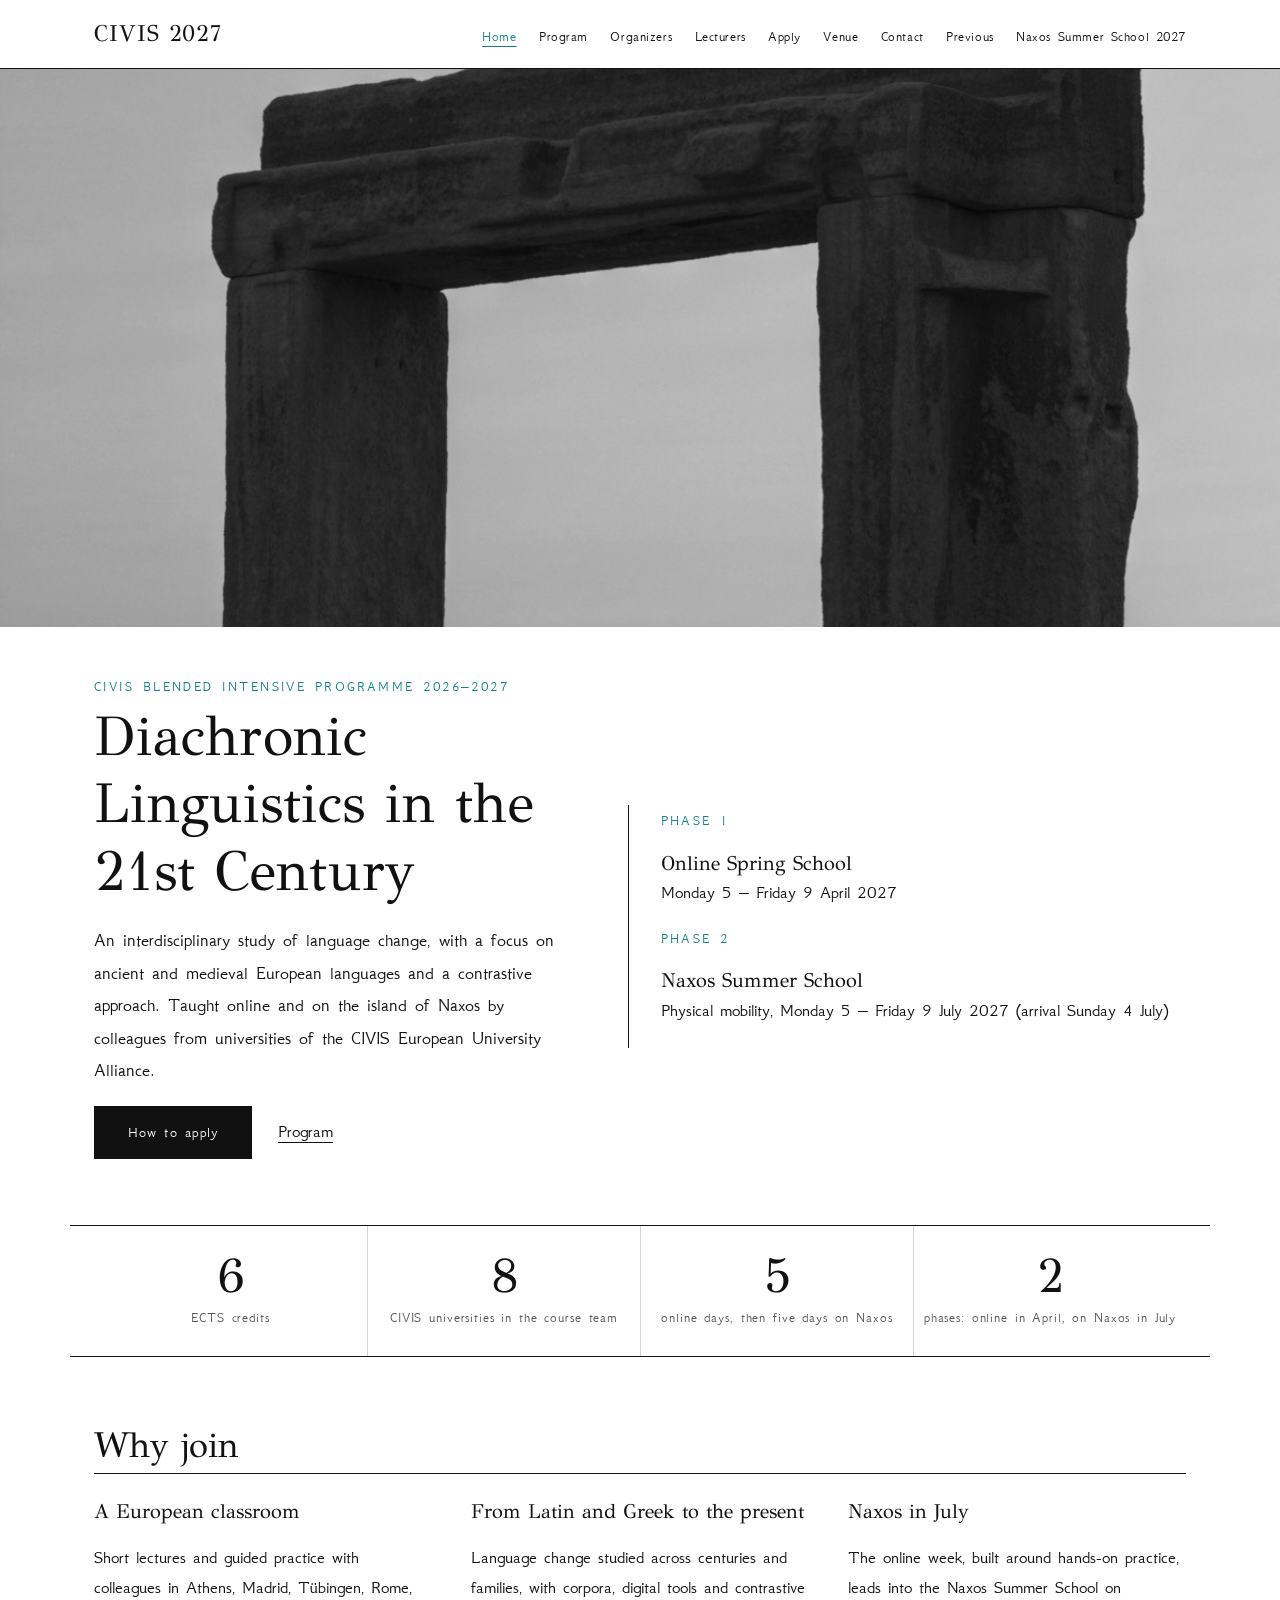
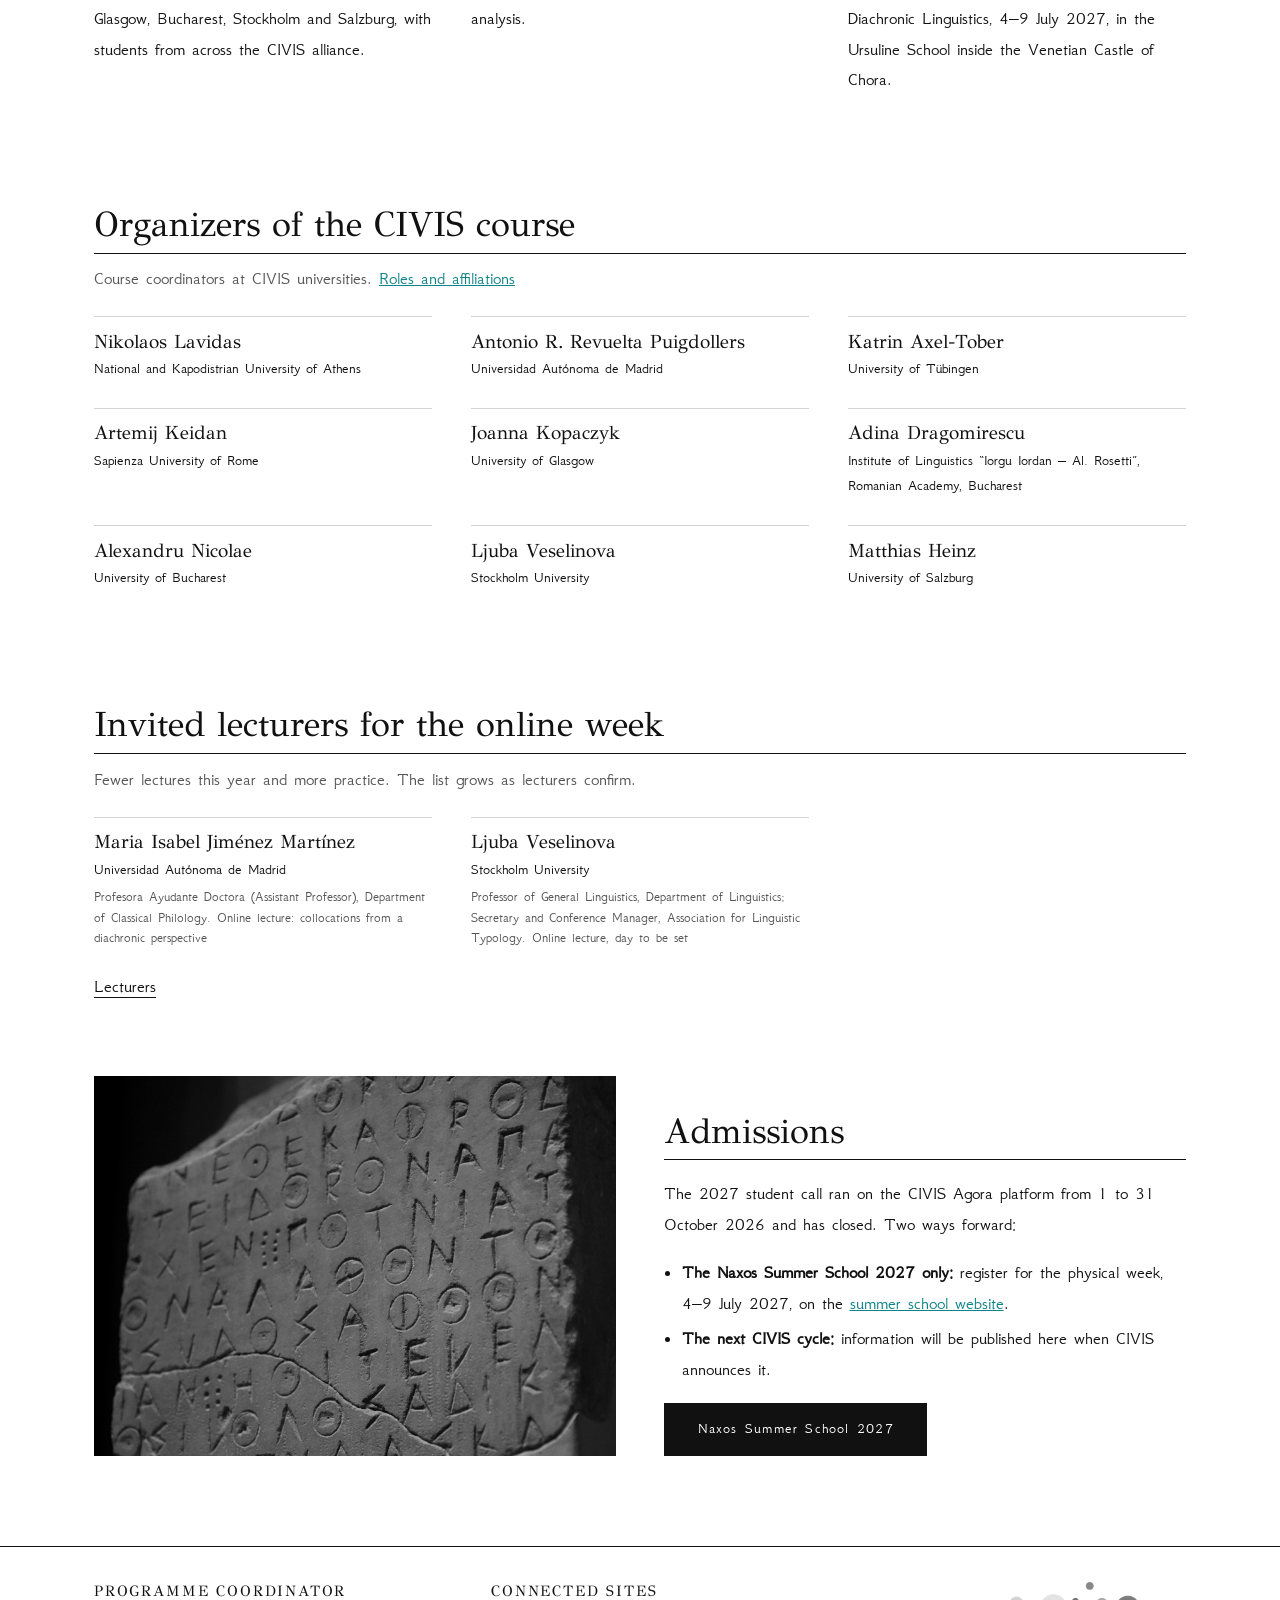
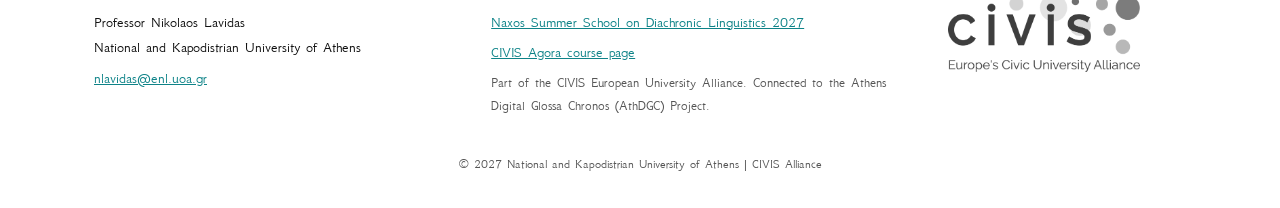
<file: index.html>
<!DOCTYPE html>
<html lang="en">
<head>
<meta charset="UTF-8">
<meta name="viewport" content="width=device-width, initial-scale=1.0">
<meta name="author" content="Lavidas">
<meta name="description" content="CIVIS Blended Intensive Programme Diachronic Linguistics in the 21st Century, 2026-2027: online Spring School 5-9 April 2027 and the Naxos Summer School, 4-9 July 2027.">
<title>Diachronic Linguistics in the 21st Century | CIVIS Diachronic Linguistics 2027</title>
<link rel="icon" type="image/png" href="assets/logos/favicon.png">
<link rel="preconnect" href="https://fonts.googleapis.com">
<link rel="preconnect" href="https://fonts.gstatic.com" crossorigin>
<link rel="stylesheet" href="https://fonts.googleapis.com/css2?family=GFS+Didot&family=GFS+Neohellenic:ital,wght@0,400;0,700;1,400&display=swap">
<link rel="stylesheet" href="style.css">
</head>
<body>
<header class="top">
  <div class="bar">
    <a href="index.html" class="mark">CIVIS 2027</a>
    <nav><ul>
        <li><a href="index.html" class="active">Home</a></li>
        <li><a href="program.html">Program</a></li>
        <li><a href="organizers.html">Organizers</a></li>
        <li><a href="speakers.html">Lecturers</a></li>
        <li><a href="registration.html">Apply</a></li>
        <li><a href="venue.html">Venue</a></li>
        <li><a href="contact.html">Contact</a></li>
        <li><a href="previous.html">Previous</a></li>
        <li><a href="https://athdgc.github.io/naxos-summer-school-2027/">Naxos Summer School 2027</a></li>
    </ul></nav>
  </div>
</header>

<section class="herophoto"><img class="bw" src="assets/images/stefanos-nt-aoDWMt2sWPo-unsplash.jpg" alt="The Portara of Naxos"></section>
<section class="intro">
  <div class="intro-grid">
    <div>
      <p class="eyebrow">CIVIS Blended Intensive Programme 2026&ndash;2027</p>
      <h1>Diachronic Linguistics in the 21st Century</h1>
      <p class="lead">An interdisciplinary study of language change, with a focus on ancient and medieval European languages and a contrastive approach. Taught online and on the island of Naxos by colleagues from universities of the CIVIS European University Alliance.</p>
      <p><a class="btn" href="registration.html">How to apply</a> <a class="textlink" href="program.html">Program</a></p>
    </div>
    <div class="phasebox">
      <p class="eyebrow">Phase 1</p>
      <h3>Online Spring School</h3>
      <p>Monday 5 &ndash; Friday 9 April 2027</p>
      <p class="eyebrow">Phase 2</p>
      <h3>Naxos Summer School</h3>
      <p>Physical mobility, Monday 5 &ndash; Friday 9 July 2027 (arrival Sunday 4 July)</p>
    </div>
  </div>
</section>
<section class="stats">
  <div><span>6</span><p>ECTS credits</p></div>
  <div><span>8</span><p>CIVIS universities in the course team</p></div>
  <div><span>5</span><p>online days, then five days on Naxos</p></div>
  <div><span>2</span><p>phases: online in April, on Naxos in July</p></div>
</section>
<section class="band">
  <h2>Why join</h2>
  <div class="three">
    <div><h3>A European classroom</h3><p>Short lectures and guided practice with colleagues in Athens, Madrid, T&uuml;bingen, Rome, Glasgow, Bucharest, Stockholm and Salzburg, with students from across the CIVIS alliance.</p></div>
    <div><h3>From Latin and Greek to the present</h3><p>Language change studied across centuries and families, with corpora, digital tools and contrastive analysis.</p></div>
    <div><h3>Naxos in July</h3><p>The online week, built around hands-on practice, leads into the Naxos Summer School on Diachronic Linguistics, 4&ndash;9 July 2027, in the Ursuline School inside the Venetian Castle of Chora.</p></div>
  </div>
</section>
<section class="band">
  <h2>Organizers of the CIVIS course</h2>
  <p class="sub">Course coordinators at CIVIS universities. <a href="organizers.html">Roles and affiliations</a></p>
  <div class="people"><div class="person"><h3>Nikolaos Lavidas</h3><p class="aff">National and Kapodistrian University of Athens</p></div><div class="person"><h3>Antonio R. Revuelta Puigdollers</h3><p class="aff">Universidad Autónoma de Madrid</p></div><div class="person"><h3>Katrin Axel-Tober</h3><p class="aff">University of Tübingen</p></div><div class="person"><h3>Artemij Keidan</h3><p class="aff">Sapienza University of Rome</p></div><div class="person"><h3>Joanna Kopaczyk</h3><p class="aff">University of Glasgow</p></div><div class="person"><h3>Adina Dragomirescu</h3><p class="aff">Institute of Linguistics “Iorgu Iordan – Al. Rosetti”, Romanian Academy, Bucharest</p></div><div class="person"><h3>Alexandru Nicolae</h3><p class="aff">University of Bucharest</p></div><div class="person"><h3>Ljuba Veselinova</h3><p class="aff">Stockholm University</p></div><div class="person"><h3>Matthias Heinz</h3><p class="aff">University of Salzburg</p></div></div>
</section>
<section class="band">
  <h2>Invited lecturers for the online week</h2>
  <p class="sub">Fewer lectures this year and more practice. The list grows as lecturers confirm.</p>
  <div class="people"><div class="person"><h3>Maria Isabel Jiménez Martínez</h3><p class="aff">Universidad Autónoma de Madrid</p><p class="role">Profesora Ayudante Doctora (Assistant Professor), Department of Classical Philology. Online lecture: collocations from a diachronic perspective</p></div><div class="person"><h3>Ljuba Veselinova</h3><p class="aff">Stockholm University</p><p class="role">Professor of General Linguistics, Department of Linguistics; Secretary and Conference Manager, Association for Linguistic Typology. Online lecture, day to be set</p></div></div>
  <p><a class="textlink" href="speakers.html">Lecturers</a></p>
</section>
<section class="band split">
  <div><img class="bw" src="assets/images/andy-kennedy-IU37SzWsgnc-unsplash.jpg" alt="An ancient Greek inscription in stone"></div>
  <div>
    <h2>Admissions</h2>
    <p>The 2027 student call ran on the CIVIS Agora platform from 1 to 31 October 2026 and has closed. Two ways forward:</p>
    <ul class="plain">
      <li><strong>The Naxos Summer School 2027 only:</strong> register for the physical week, 4&ndash;9 July 2027, on the <a href="https://athdgc.github.io/naxos-summer-school-2027/">summer school website</a>.</li>
      <li><strong>The next CIVIS cycle:</strong> information will be published here when CIVIS announces it.</li>
    </ul>
    <p><a class="btn" href="https://athdgc.github.io/naxos-summer-school-2027/">Naxos Summer School 2027</a></p>
  </div>
</section>

<footer>
  <div class="foot">
    <div>
      <h4>Programme coordinator</h4>
      <p>Professor Nikolaos Lavidas<br>National and Kapodistrian University of Athens</p>
      <p><a href="mailto:nlavidas@enl.uoa.gr">nlavidas@enl.uoa.gr</a></p>
    </div>
    <div>
      <h4>Connected sites</h4>
      <p><a href="https://athdgc.github.io/naxos-summer-school-2027/">Naxos Summer School on Diachronic Linguistics 2027</a></p>
      <p><a href="https://civis-agora.widening.eu/offering/46/2269" target="_blank" rel="noopener">CIVIS Agora course page</a></p>
      <p class="small">Part of the CIVIS European University Alliance. Connected to the Athens Digital Glossa Chronos (AthDGC) Project.</p>
    </div>
    <div class="flogos">
      <a href="https://civis.eu" target="_blank" rel="noopener"><img class="bw" src="assets/logos/civis-large---.png" alt="CIVIS European University Alliance logo"></a>
    </div>
  </div>
  <p class="copy">&copy; 2027 National and Kapodistrian University of Athens | CIVIS Alliance</p>
</footer>
</body>
</html>
</file>
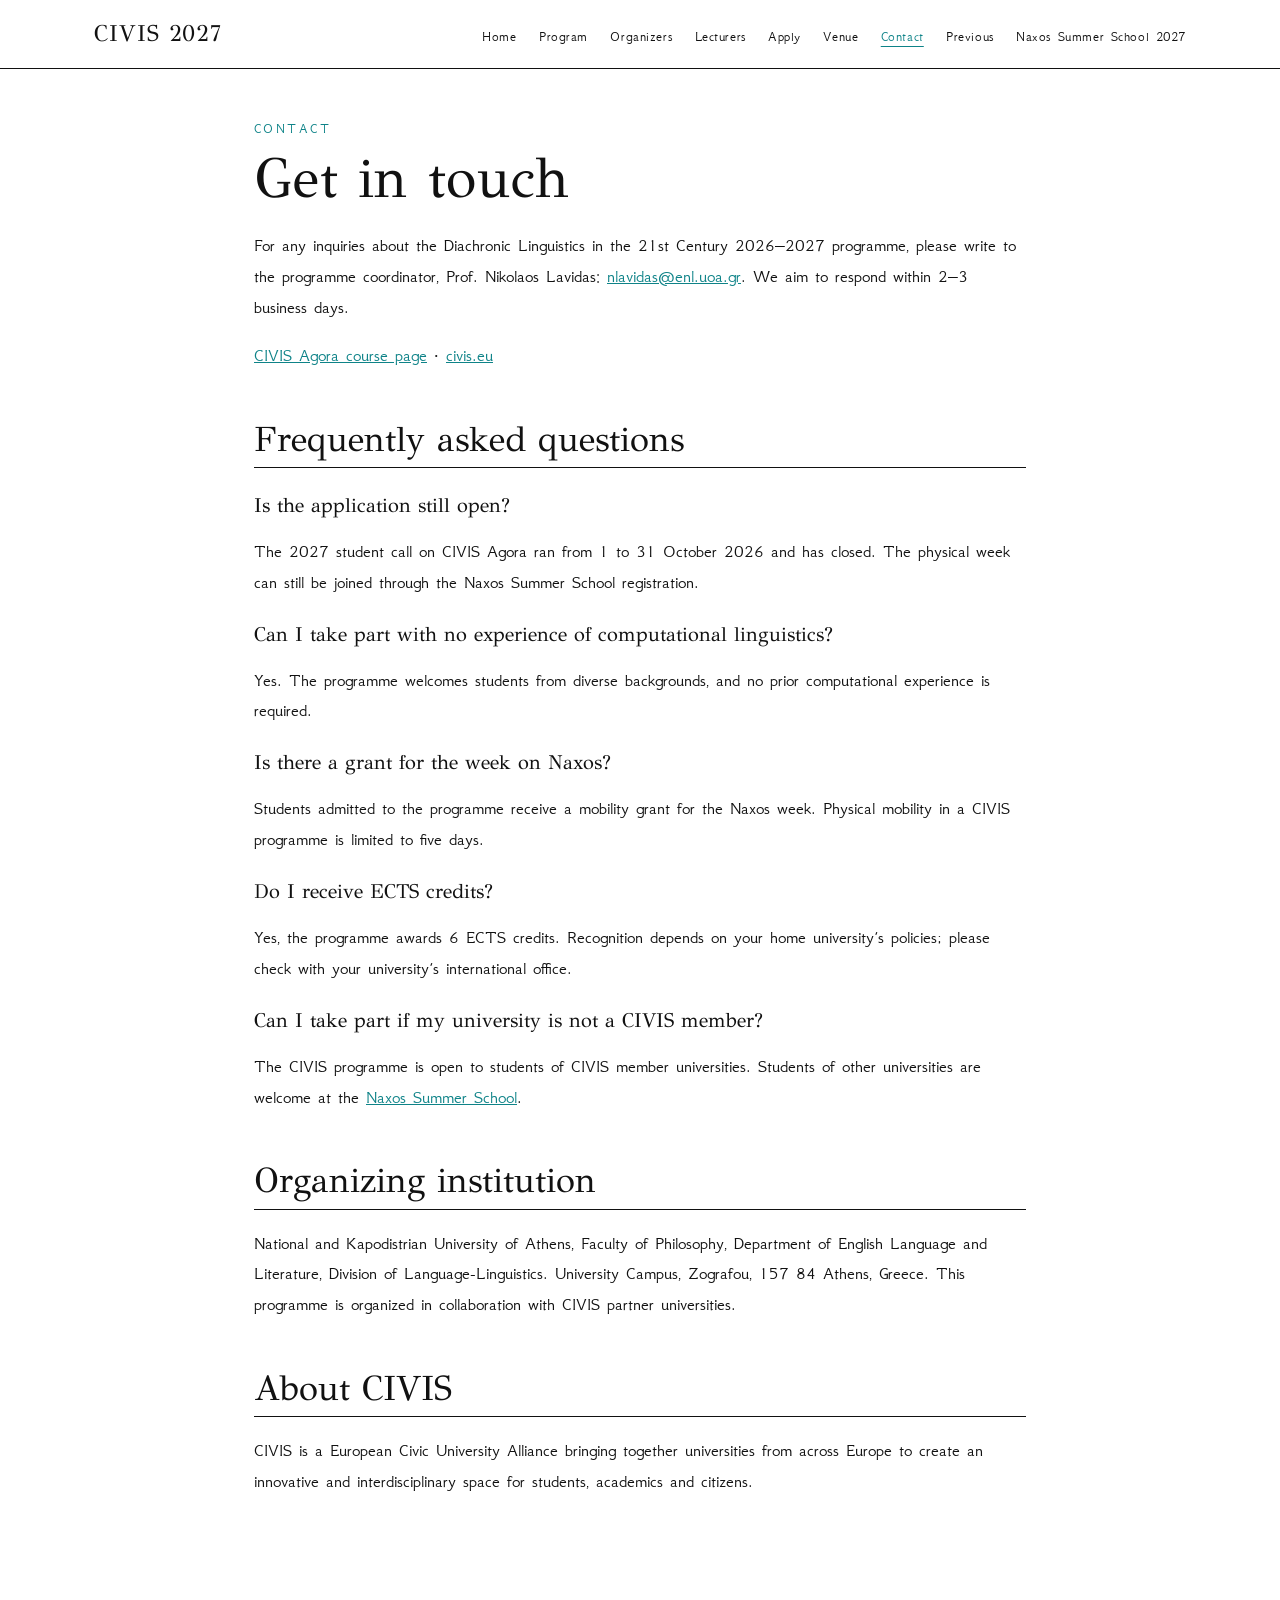
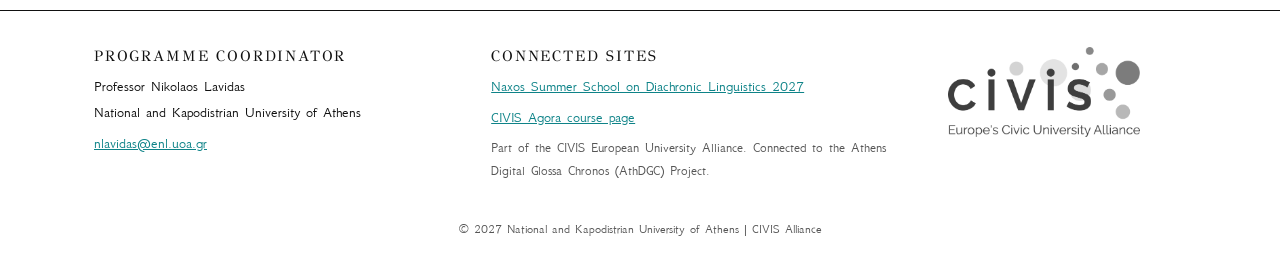
<file: contact.html>
<!DOCTYPE html>
<html lang="en">
<head>
<meta charset="UTF-8">
<meta name="viewport" content="width=device-width, initial-scale=1.0">
<meta name="author" content="Lavidas">
<meta name="description" content="CIVIS Blended Intensive Programme Diachronic Linguistics in the 21st Century, 2026-2027: online Spring School 5-9 April 2027 and the Naxos Summer School, 4-9 July 2027.">
<title>Contact | CIVIS Diachronic Linguistics 2027</title>
<link rel="icon" type="image/png" href="assets/logos/favicon.png">
<link rel="preconnect" href="https://fonts.googleapis.com">
<link rel="preconnect" href="https://fonts.gstatic.com" crossorigin>
<link rel="stylesheet" href="https://fonts.googleapis.com/css2?family=GFS+Didot&family=GFS+Neohellenic:ital,wght@0,400;0,700;1,400&display=swap">
<link rel="stylesheet" href="style.css">
</head>
<body>
<header class="top">
  <div class="bar">
    <a href="index.html" class="mark">CIVIS 2027</a>
    <nav><ul>
        <li><a href="index.html">Home</a></li>
        <li><a href="program.html">Program</a></li>
        <li><a href="organizers.html">Organizers</a></li>
        <li><a href="speakers.html">Lecturers</a></li>
        <li><a href="registration.html">Apply</a></li>
        <li><a href="venue.html">Venue</a></li>
        <li><a href="contact.html" class="active">Contact</a></li>
        <li><a href="previous.html">Previous</a></li>
        <li><a href="https://athdgc.github.io/naxos-summer-school-2027/">Naxos Summer School 2027</a></li>
    </ul></nav>
  </div>
</header>

<section class="plainpage">
<p class="eyebrow">Contact</p>
<h1>Get in touch</h1>
<p>For any inquiries about the Diachronic Linguistics in the 21st Century 2026&ndash;2027 programme, please write to the programme coordinator, Prof. Nikolaos Lavidas: <a href="mailto:nlavidas@enl.uoa.gr">nlavidas@enl.uoa.gr</a>. We aim to respond within 2&ndash;3 business days.</p>
<p><a href="https://civis-agora.widening.eu/offering/46/2269" target="_blank" rel="noopener">CIVIS Agora course page</a> &middot; <a href="https://civis.eu" target="_blank" rel="noopener">civis.eu</a></p>
<h2>Frequently asked questions</h2>
<h3>Is the application still open?</h3>
<p>The 2027 student call on CIVIS Agora ran from 1 to 31 October 2026 and has closed. The physical week can still be joined through the Naxos Summer School registration.</p>
<h3>Can I take part with no experience of computational linguistics?</h3>
<p>Yes. The programme welcomes students from diverse backgrounds, and no prior computational experience is required.</p>
<h3>Is there a grant for the week on Naxos?</h3>
<p>Students admitted to the programme receive a mobility grant for the Naxos week. Physical mobility in a CIVIS programme is limited to five days.</p>
<h3>Do I receive ECTS credits?</h3>
<p>Yes, the programme awards 6 ECTS credits. Recognition depends on your home university&rsquo;s policies; please check with your university&rsquo;s international office.</p>
<h3>Can I take part if my university is not a CIVIS member?</h3>
<p>The CIVIS programme is open to students of CIVIS member universities. Students of other universities are welcome at the <a href="https://athdgc.github.io/naxos-summer-school-2027/">Naxos Summer School</a>.</p>
<h2>Organizing institution</h2>
<p>National and Kapodistrian University of Athens, Faculty of Philosophy, Department of English Language and Literature, Division of Language-Linguistics. University Campus, Zografou, 157 84 Athens, Greece. This programme is organized in collaboration with CIVIS partner universities.</p>
<h2>About CIVIS</h2>
<p>CIVIS is a European Civic University Alliance bringing together universities from across Europe to create an innovative and interdisciplinary space for students, academics and citizens.</p>
</section>

<footer>
  <div class="foot">
    <div>
      <h4>Programme coordinator</h4>
      <p>Professor Nikolaos Lavidas<br>National and Kapodistrian University of Athens</p>
      <p><a href="mailto:nlavidas@enl.uoa.gr">nlavidas@enl.uoa.gr</a></p>
    </div>
    <div>
      <h4>Connected sites</h4>
      <p><a href="https://athdgc.github.io/naxos-summer-school-2027/">Naxos Summer School on Diachronic Linguistics 2027</a></p>
      <p><a href="https://civis-agora.widening.eu/offering/46/2269" target="_blank" rel="noopener">CIVIS Agora course page</a></p>
      <p class="small">Part of the CIVIS European University Alliance. Connected to the Athens Digital Glossa Chronos (AthDGC) Project.</p>
    </div>
    <div class="flogos">
      <a href="https://civis.eu" target="_blank" rel="noopener"><img class="bw" src="assets/logos/civis-large---.png" alt="CIVIS European University Alliance logo"></a>
    </div>
  </div>
  <p class="copy">&copy; 2027 National and Kapodistrian University of Athens | CIVIS Alliance</p>
</footer>
</body>
</html>
</file>
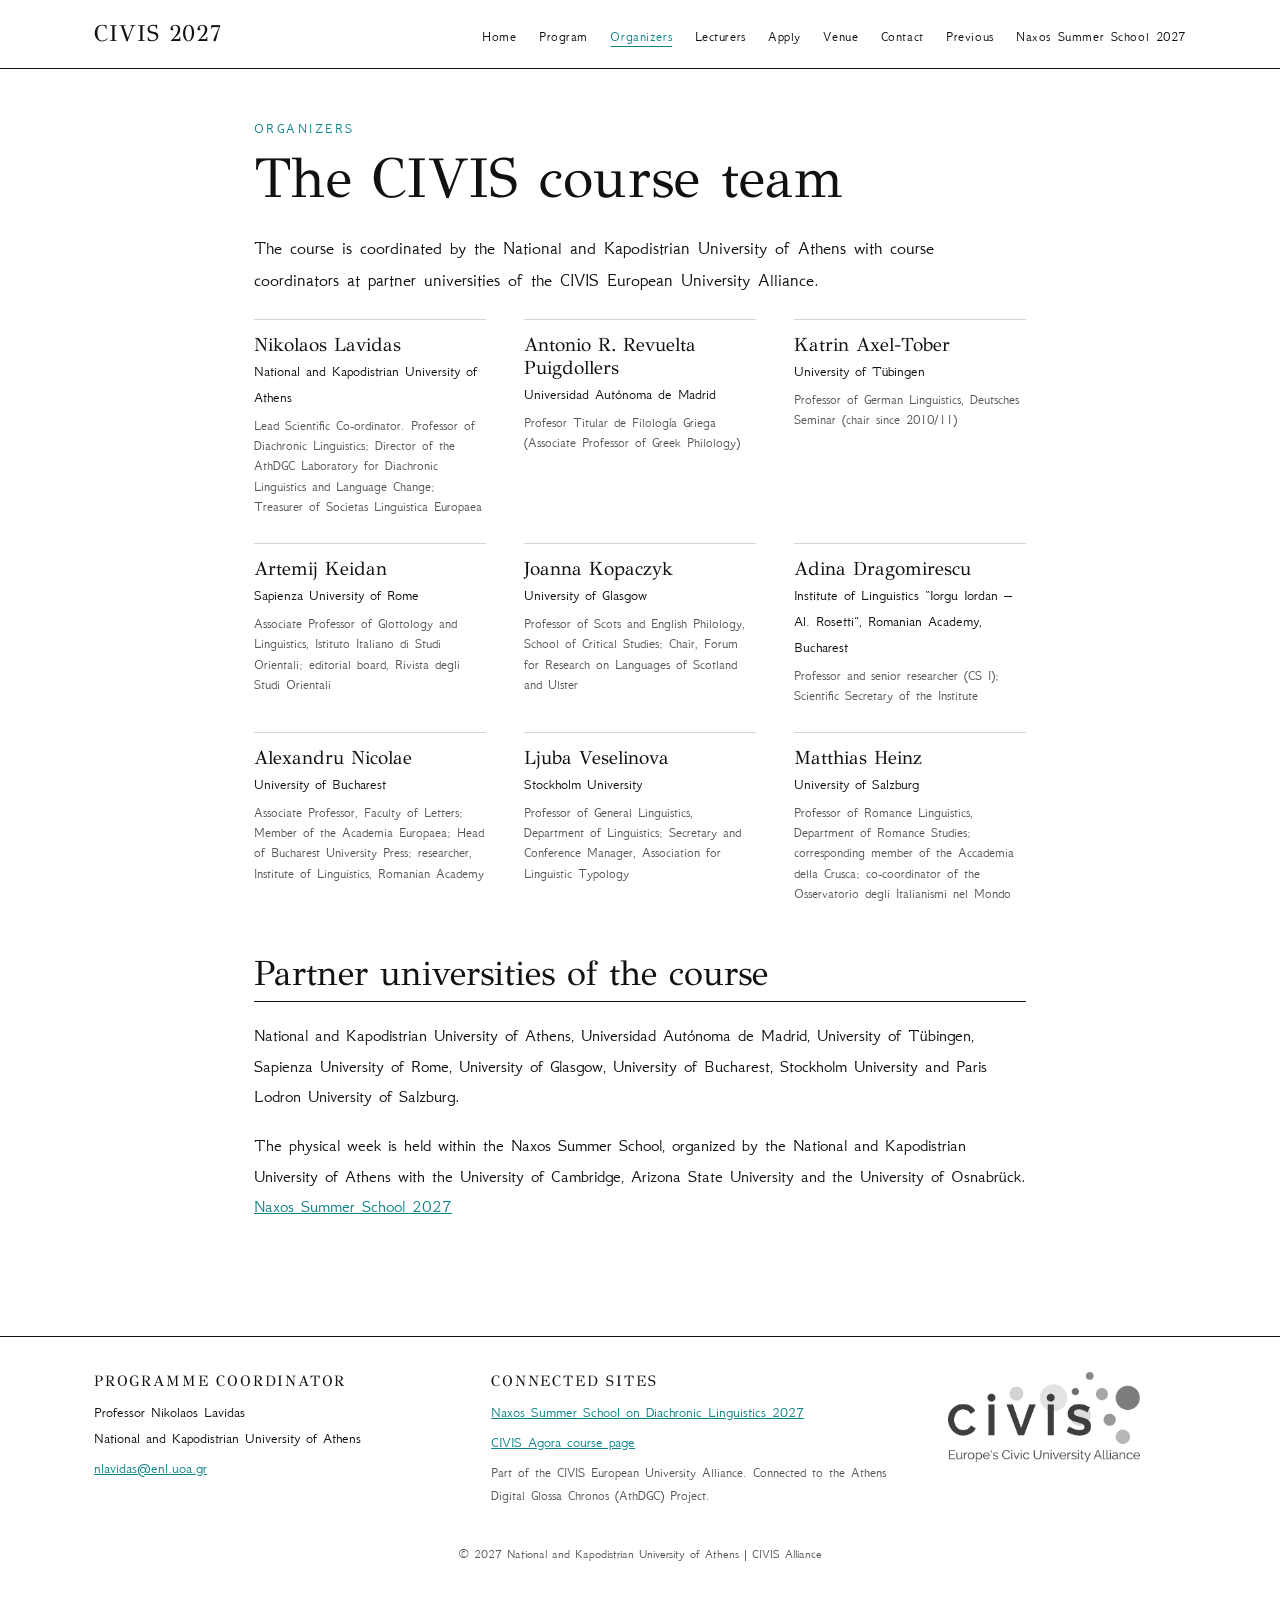
<file: organizers.html>
<!DOCTYPE html>
<html lang="en">
<head>
<meta charset="UTF-8">
<meta name="viewport" content="width=device-width, initial-scale=1.0">
<meta name="author" content="Lavidas">
<meta name="description" content="CIVIS Blended Intensive Programme Diachronic Linguistics in the 21st Century, 2026-2027: online Spring School 5-9 April 2027 and the Naxos Summer School, 4-9 July 2027.">
<title>Organizers | CIVIS Diachronic Linguistics 2027</title>
<link rel="icon" type="image/png" href="assets/logos/favicon.png">
<link rel="preconnect" href="https://fonts.googleapis.com">
<link rel="preconnect" href="https://fonts.gstatic.com" crossorigin>
<link rel="stylesheet" href="https://fonts.googleapis.com/css2?family=GFS+Didot&family=GFS+Neohellenic:ital,wght@0,400;0,700;1,400&display=swap">
<link rel="stylesheet" href="style.css">
</head>
<body>
<header class="top">
  <div class="bar">
    <a href="index.html" class="mark">CIVIS 2027</a>
    <nav><ul>
        <li><a href="index.html">Home</a></li>
        <li><a href="program.html">Program</a></li>
        <li><a href="organizers.html" class="active">Organizers</a></li>
        <li><a href="speakers.html">Lecturers</a></li>
        <li><a href="registration.html">Apply</a></li>
        <li><a href="venue.html">Venue</a></li>
        <li><a href="contact.html">Contact</a></li>
        <li><a href="previous.html">Previous</a></li>
        <li><a href="https://athdgc.github.io/naxos-summer-school-2027/">Naxos Summer School 2027</a></li>
    </ul></nav>
  </div>
</header>

<section class="plainpage">
<p class="eyebrow">Organizers</p>
<h1>The CIVIS course team</h1>
<p class="lead">The course is coordinated by the National and Kapodistrian University of Athens with course coordinators at partner universities of the CIVIS European University Alliance.</p>
<div class="people"><div class="person"><h3>Nikolaos Lavidas</h3><p class="aff">National and Kapodistrian University of Athens</p><p class="role">Lead Scientific Co-ordinator. Professor of Diachronic Linguistics; Director of the AthDGC Laboratory for Diachronic Linguistics and Language Change; Treasurer of Societas Linguistica Europaea</p></div><div class="person"><h3>Antonio R. Revuelta Puigdollers</h3><p class="aff">Universidad Autónoma de Madrid</p><p class="role">Profesor Titular de Filología Griega (Associate Professor of Greek Philology)</p></div><div class="person"><h3>Katrin Axel-Tober</h3><p class="aff">University of Tübingen</p><p class="role">Professor of German Linguistics, Deutsches Seminar (chair since 2010/11)</p></div><div class="person"><h3>Artemij Keidan</h3><p class="aff">Sapienza University of Rome</p><p class="role">Associate Professor of Glottology and Linguistics, Istituto Italiano di Studi Orientali; editorial board, Rivista degli Studi Orientali</p></div><div class="person"><h3>Joanna Kopaczyk</h3><p class="aff">University of Glasgow</p><p class="role">Professor of Scots and English Philology, School of Critical Studies; Chair, Forum for Research on Languages of Scotland and Ulster</p></div><div class="person"><h3>Adina Dragomirescu</h3><p class="aff">Institute of Linguistics “Iorgu Iordan – Al. Rosetti”, Romanian Academy, Bucharest</p><p class="role">Professor and senior researcher (CS I); Scientific Secretary of the Institute</p></div><div class="person"><h3>Alexandru Nicolae</h3><p class="aff">University of Bucharest</p><p class="role">Associate Professor, Faculty of Letters; Member of the Academia Europaea; Head of Bucharest University Press; researcher, Institute of Linguistics, Romanian Academy</p></div><div class="person"><h3>Ljuba Veselinova</h3><p class="aff">Stockholm University</p><p class="role">Professor of General Linguistics, Department of Linguistics; Secretary and Conference Manager, Association for Linguistic Typology</p></div><div class="person"><h3>Matthias Heinz</h3><p class="aff">University of Salzburg</p><p class="role">Professor of Romance Linguistics, Department of Romance Studies; corresponding member of the Accademia della Crusca; co-coordinator of the Osservatorio degli Italianismi nel Mondo</p></div></div>
<h2>Partner universities of the course</h2>
<p>National and Kapodistrian University of Athens, Universidad Aut&oacute;noma de Madrid, University of T&uuml;bingen, Sapienza University of Rome, University of Glasgow, University of Bucharest, Stockholm University and Paris Lodron University of Salzburg.</p>
<p>The physical week is held within the Naxos Summer School, organized by the National and Kapodistrian University of Athens with the University of Cambridge, Arizona State University and the University of Osnabr&uuml;ck. <a href="https://athdgc.github.io/naxos-summer-school-2027/">Naxos Summer School 2027</a></p>
</section>

<footer>
  <div class="foot">
    <div>
      <h4>Programme coordinator</h4>
      <p>Professor Nikolaos Lavidas<br>National and Kapodistrian University of Athens</p>
      <p><a href="mailto:nlavidas@enl.uoa.gr">nlavidas@enl.uoa.gr</a></p>
    </div>
    <div>
      <h4>Connected sites</h4>
      <p><a href="https://athdgc.github.io/naxos-summer-school-2027/">Naxos Summer School on Diachronic Linguistics 2027</a></p>
      <p><a href="https://civis-agora.widening.eu/offering/46/2269" target="_blank" rel="noopener">CIVIS Agora course page</a></p>
      <p class="small">Part of the CIVIS European University Alliance. Connected to the Athens Digital Glossa Chronos (AthDGC) Project.</p>
    </div>
    <div class="flogos">
      <a href="https://civis.eu" target="_blank" rel="noopener"><img class="bw" src="assets/logos/civis-large---.png" alt="CIVIS European University Alliance logo"></a>
    </div>
  </div>
  <p class="copy">&copy; 2027 National and Kapodistrian University of Athens | CIVIS Alliance</p>
</footer>
</body>
</html>
</file>
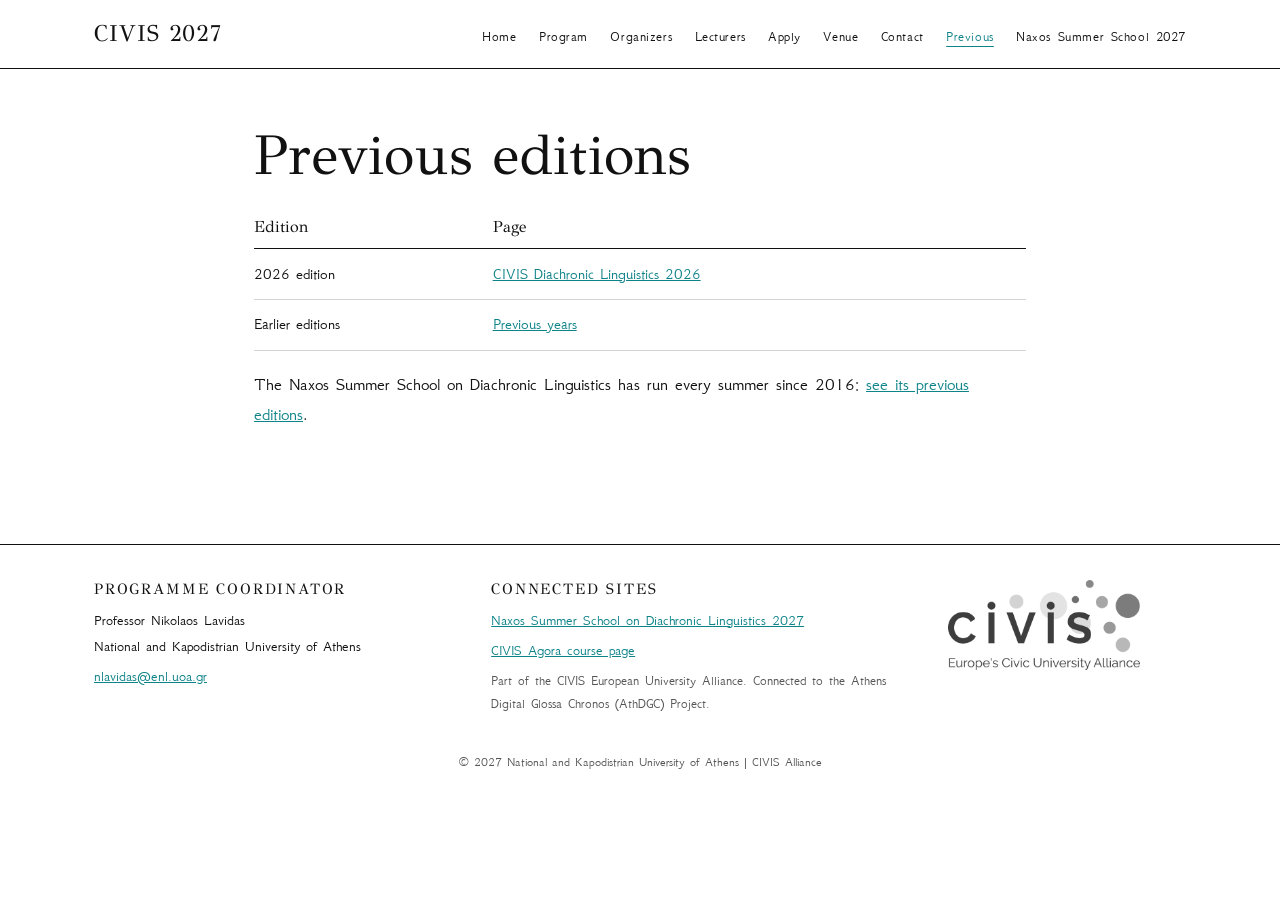
<file: previous.html>
<!DOCTYPE html>
<html lang="en">
<head>
<meta charset="UTF-8">
<meta name="viewport" content="width=device-width, initial-scale=1.0">
<meta name="author" content="Lavidas">
<meta name="description" content="CIVIS Blended Intensive Programme Diachronic Linguistics in the 21st Century, 2026-2027: online Spring School 5-9 April 2027 and the Naxos Summer School, 4-9 July 2027.">
<title>Previous editions | CIVIS Diachronic Linguistics 2027</title>
<link rel="icon" type="image/png" href="assets/logos/favicon.png">
<link rel="preconnect" href="https://fonts.googleapis.com">
<link rel="preconnect" href="https://fonts.gstatic.com" crossorigin>
<link rel="stylesheet" href="https://fonts.googleapis.com/css2?family=GFS+Didot&family=GFS+Neohellenic:ital,wght@0,400;0,700;1,400&display=swap">
<link rel="stylesheet" href="style.css">
</head>
<body>
<header class="top">
  <div class="bar">
    <a href="index.html" class="mark">CIVIS 2027</a>
    <nav><ul>
        <li><a href="index.html">Home</a></li>
        <li><a href="program.html">Program</a></li>
        <li><a href="organizers.html">Organizers</a></li>
        <li><a href="speakers.html">Lecturers</a></li>
        <li><a href="registration.html">Apply</a></li>
        <li><a href="venue.html">Venue</a></li>
        <li><a href="contact.html">Contact</a></li>
        <li><a href="previous.html" class="active">Previous</a></li>
        <li><a href="https://athdgc.github.io/naxos-summer-school-2027/">Naxos Summer School 2027</a></li>
    </ul></nav>
  </div>
</header>

<section class="plainpage">
<h1>Previous editions</h1>
<table class="fees"><tr><th>Edition</th><th>Page</th></tr>
<tr><td>2026 edition</td><td><a href="https://athdgc.github.io/civis-diachronic-linguistics-2026/" target="_blank" rel="noopener">CIVIS Diachronic Linguistics 2026</a></td></tr>
<tr><td>Earlier editions</td><td><a href="https://conferences.uoa.gr/event/92/page/715-previous-years" target="_blank" rel="noopener">Previous years</a></td></tr>
</table>
<p>The Naxos Summer School on Diachronic Linguistics has run every summer since 2016: <a href="https://athdgc.github.io/naxos-summer-school-2027/previous.html">see its previous editions</a>.</p>
</section>

<footer>
  <div class="foot">
    <div>
      <h4>Programme coordinator</h4>
      <p>Professor Nikolaos Lavidas<br>National and Kapodistrian University of Athens</p>
      <p><a href="mailto:nlavidas@enl.uoa.gr">nlavidas@enl.uoa.gr</a></p>
    </div>
    <div>
      <h4>Connected sites</h4>
      <p><a href="https://athdgc.github.io/naxos-summer-school-2027/">Naxos Summer School on Diachronic Linguistics 2027</a></p>
      <p><a href="https://civis-agora.widening.eu/offering/46/2269" target="_blank" rel="noopener">CIVIS Agora course page</a></p>
      <p class="small">Part of the CIVIS European University Alliance. Connected to the Athens Digital Glossa Chronos (AthDGC) Project.</p>
    </div>
    <div class="flogos">
      <a href="https://civis.eu" target="_blank" rel="noopener"><img class="bw" src="assets/logos/civis-large---.png" alt="CIVIS European University Alliance logo"></a>
    </div>
  </div>
  <p class="copy">&copy; 2027 National and Kapodistrian University of Athens | CIVIS Alliance</p>
</footer>
</body>
</html>
</file>
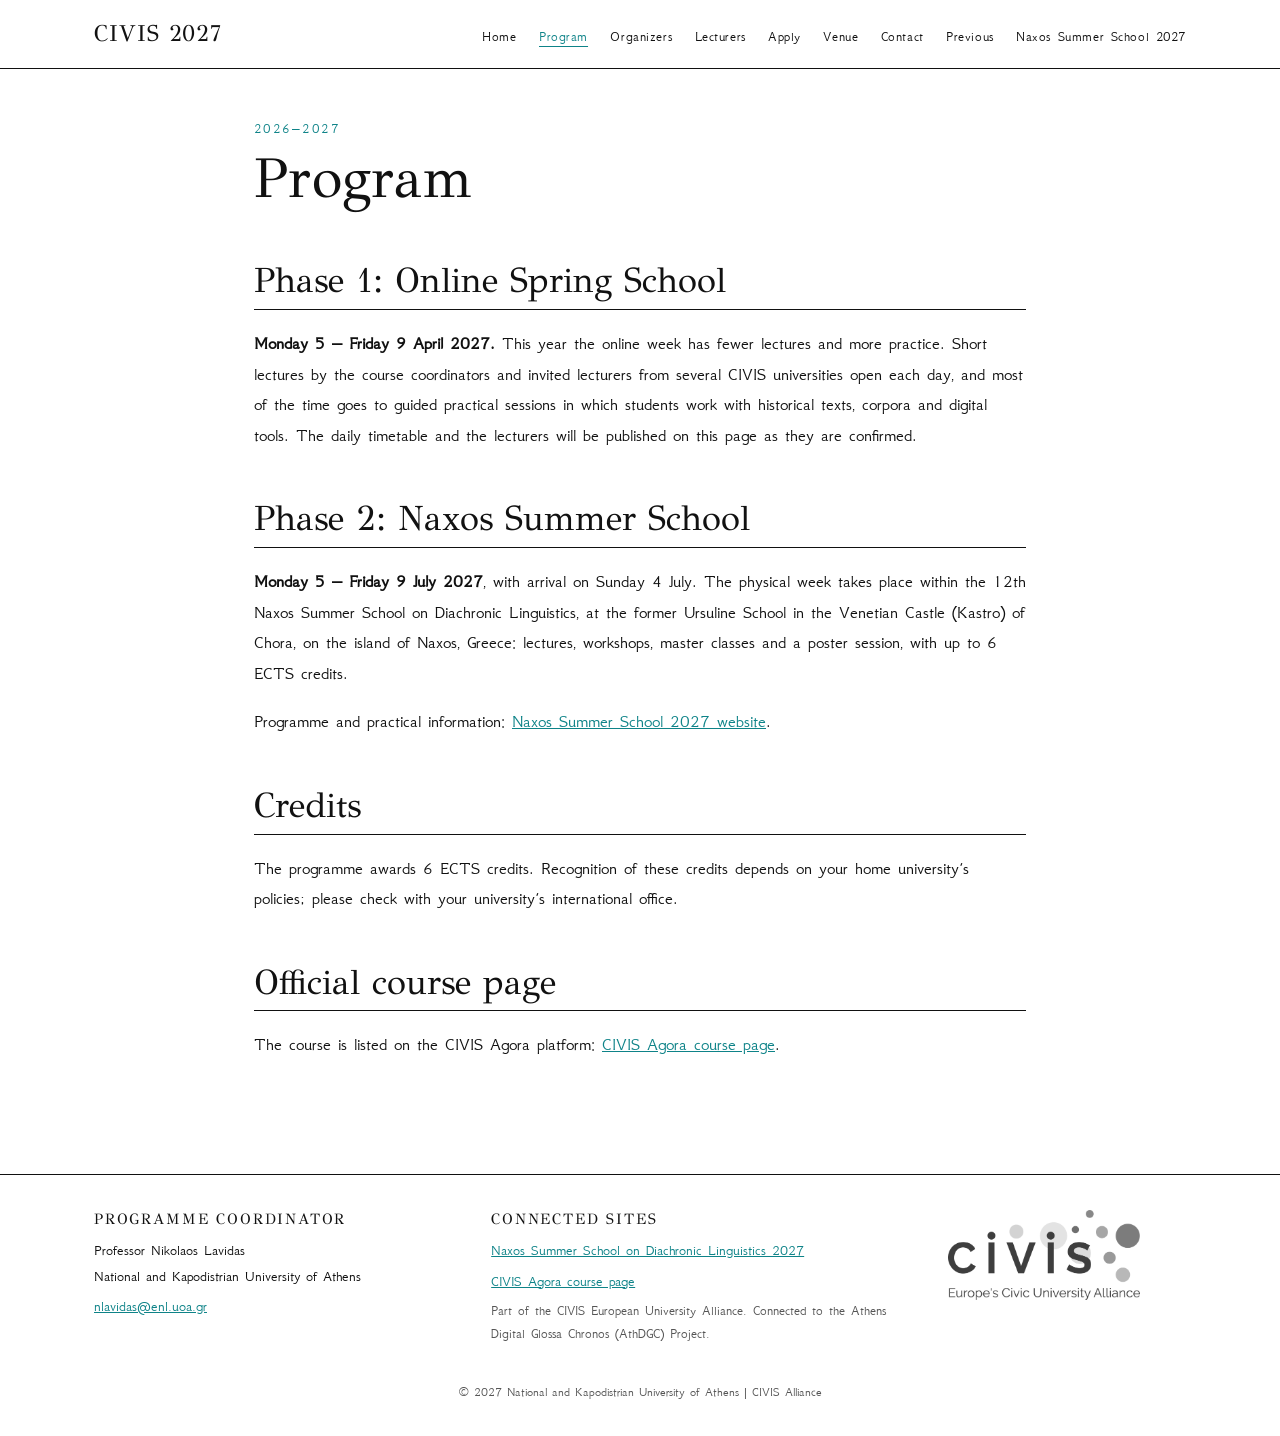
<file: program.html>
<!DOCTYPE html>
<html lang="en">
<head>
<meta charset="UTF-8">
<meta name="viewport" content="width=device-width, initial-scale=1.0">
<meta name="author" content="Lavidas">
<meta name="description" content="CIVIS Blended Intensive Programme Diachronic Linguistics in the 21st Century, 2026-2027: online Spring School 5-9 April 2027 and the Naxos Summer School, 4-9 July 2027.">
<title>Program | CIVIS Diachronic Linguistics 2027</title>
<link rel="icon" type="image/png" href="assets/logos/favicon.png">
<link rel="preconnect" href="https://fonts.googleapis.com">
<link rel="preconnect" href="https://fonts.gstatic.com" crossorigin>
<link rel="stylesheet" href="https://fonts.googleapis.com/css2?family=GFS+Didot&family=GFS+Neohellenic:ital,wght@0,400;0,700;1,400&display=swap">
<link rel="stylesheet" href="style.css">
</head>
<body>
<header class="top">
  <div class="bar">
    <a href="index.html" class="mark">CIVIS 2027</a>
    <nav><ul>
        <li><a href="index.html">Home</a></li>
        <li><a href="program.html" class="active">Program</a></li>
        <li><a href="organizers.html">Organizers</a></li>
        <li><a href="speakers.html">Lecturers</a></li>
        <li><a href="registration.html">Apply</a></li>
        <li><a href="venue.html">Venue</a></li>
        <li><a href="contact.html">Contact</a></li>
        <li><a href="previous.html">Previous</a></li>
        <li><a href="https://athdgc.github.io/naxos-summer-school-2027/">Naxos Summer School 2027</a></li>
    </ul></nav>
  </div>
</header>

<section class="plainpage">
<p class="eyebrow">2026&ndash;2027</p>
<h1>Program</h1>
<h2>Phase 1: Online Spring School</h2>
<p><strong>Monday 5 &ndash; Friday 9 April 2027.</strong> This year the online week has fewer lectures and more practice. Short lectures by the course coordinators and invited lecturers from several CIVIS universities open each day, and most of the time goes to guided practical sessions in which students work with historical texts, corpora and digital tools. The daily timetable and the lecturers will be published on this page as they are confirmed.</p>
<h2>Phase 2: Naxos Summer School</h2>
<p><strong>Monday 5 &ndash; Friday 9 July 2027</strong>, with arrival on Sunday 4 July. The physical week takes place within the 12th Naxos Summer School on Diachronic Linguistics, at the former Ursuline School in the Venetian Castle (Kastro) of Chora, on the island of Naxos, Greece: lectures, workshops, master classes and a poster session, with up to 6 ECTS credits.</p>
<p>Programme and practical information: <a href="https://athdgc.github.io/naxos-summer-school-2027/">Naxos Summer School 2027 website</a>.</p>
<h2>Credits</h2>
<p>The programme awards 6 ECTS credits. Recognition of these credits depends on your home university&rsquo;s policies; please check with your university&rsquo;s international office.</p>
<h2>Official course page</h2>
<p>The course is listed on the CIVIS Agora platform: <a href="https://civis-agora.widening.eu/offering/46/2269" target="_blank" rel="noopener">CIVIS Agora course page</a>.</p>
</section>

<footer>
  <div class="foot">
    <div>
      <h4>Programme coordinator</h4>
      <p>Professor Nikolaos Lavidas<br>National and Kapodistrian University of Athens</p>
      <p><a href="mailto:nlavidas@enl.uoa.gr">nlavidas@enl.uoa.gr</a></p>
    </div>
    <div>
      <h4>Connected sites</h4>
      <p><a href="https://athdgc.github.io/naxos-summer-school-2027/">Naxos Summer School on Diachronic Linguistics 2027</a></p>
      <p><a href="https://civis-agora.widening.eu/offering/46/2269" target="_blank" rel="noopener">CIVIS Agora course page</a></p>
      <p class="small">Part of the CIVIS European University Alliance. Connected to the Athens Digital Glossa Chronos (AthDGC) Project.</p>
    </div>
    <div class="flogos">
      <a href="https://civis.eu" target="_blank" rel="noopener"><img class="bw" src="assets/logos/civis-large---.png" alt="CIVIS European University Alliance logo"></a>
    </div>
  </div>
  <p class="copy">&copy; 2027 National and Kapodistrian University of Athens | CIVIS Alliance</p>
</footer>
</body>
</html>
</file>
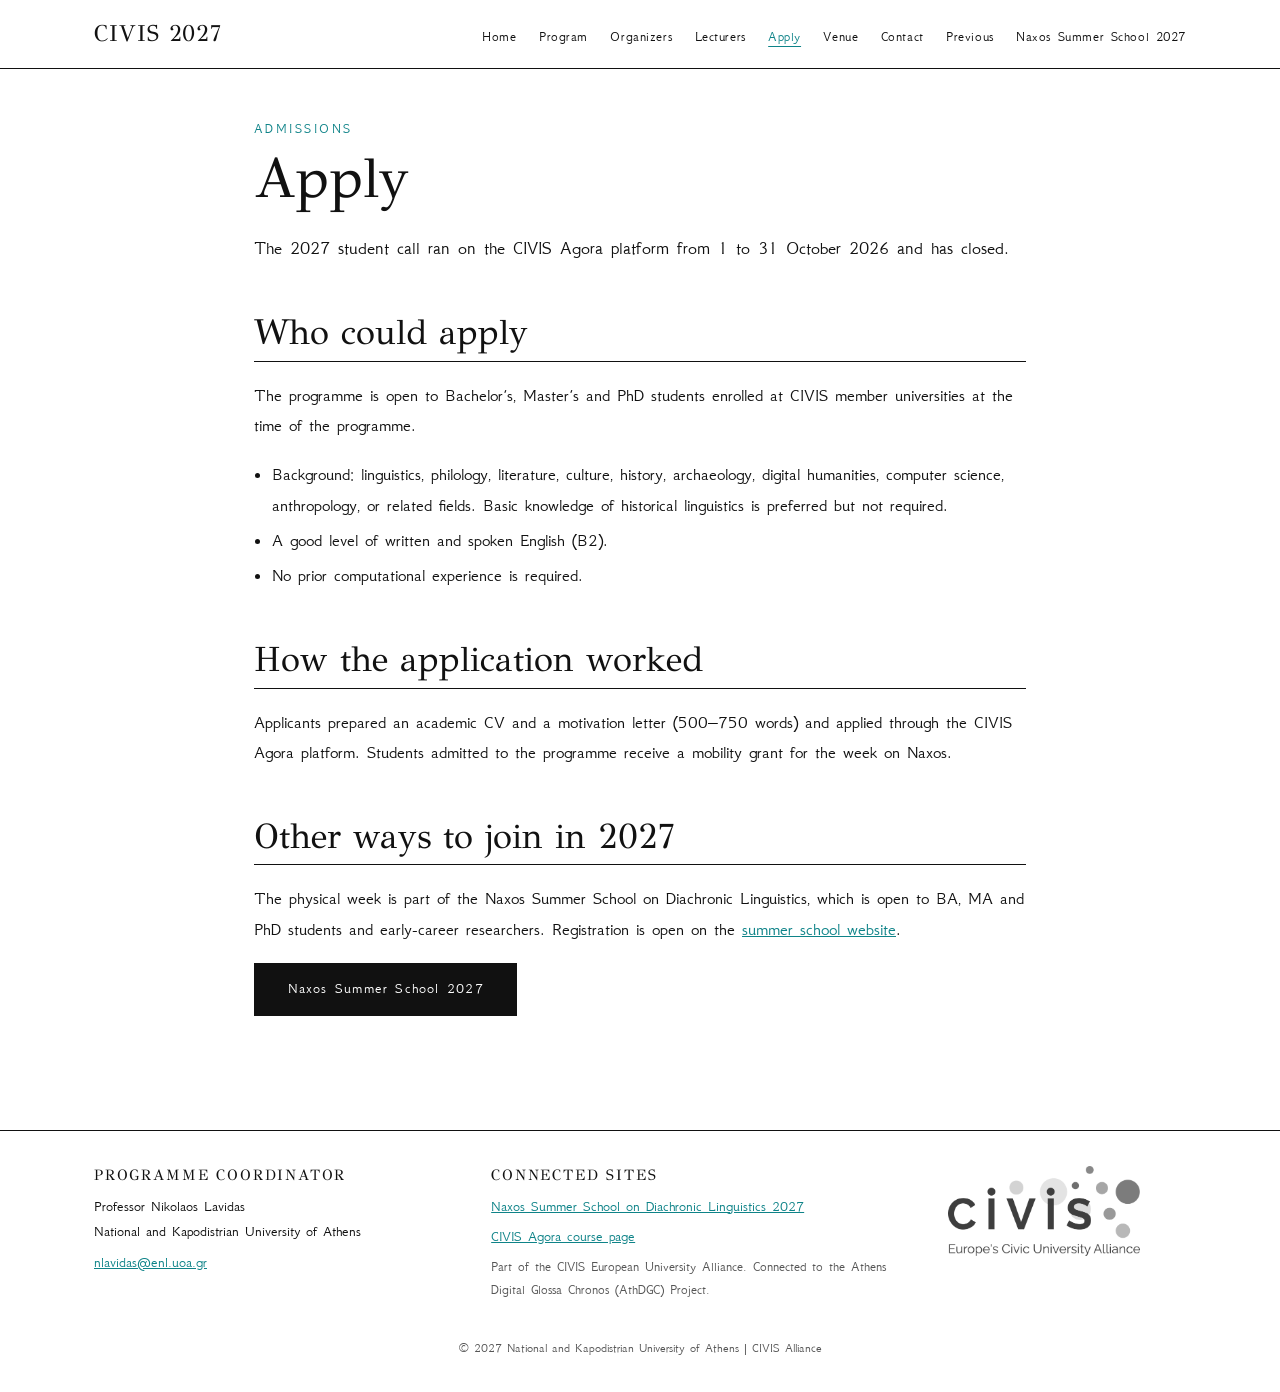
<file: registration.html>
<!DOCTYPE html>
<html lang="en">
<head>
<meta charset="UTF-8">
<meta name="viewport" content="width=device-width, initial-scale=1.0">
<meta name="author" content="Lavidas">
<meta name="description" content="CIVIS Blended Intensive Programme Diachronic Linguistics in the 21st Century, 2026-2027: online Spring School 5-9 April 2027 and the Naxos Summer School, 4-9 July 2027.">
<title>Apply | CIVIS Diachronic Linguistics 2027</title>
<link rel="icon" type="image/png" href="assets/logos/favicon.png">
<link rel="preconnect" href="https://fonts.googleapis.com">
<link rel="preconnect" href="https://fonts.gstatic.com" crossorigin>
<link rel="stylesheet" href="https://fonts.googleapis.com/css2?family=GFS+Didot&family=GFS+Neohellenic:ital,wght@0,400;0,700;1,400&display=swap">
<link rel="stylesheet" href="style.css">
</head>
<body>
<header class="top">
  <div class="bar">
    <a href="index.html" class="mark">CIVIS 2027</a>
    <nav><ul>
        <li><a href="index.html">Home</a></li>
        <li><a href="program.html">Program</a></li>
        <li><a href="organizers.html">Organizers</a></li>
        <li><a href="speakers.html">Lecturers</a></li>
        <li><a href="registration.html" class="active">Apply</a></li>
        <li><a href="venue.html">Venue</a></li>
        <li><a href="contact.html">Contact</a></li>
        <li><a href="previous.html">Previous</a></li>
        <li><a href="https://athdgc.github.io/naxos-summer-school-2027/">Naxos Summer School 2027</a></li>
    </ul></nav>
  </div>
</header>

<section class="plainpage">
<p class="eyebrow">Admissions</p>
<h1>Apply</h1>
<p class="lead">The 2027 student call ran on the CIVIS Agora platform from 1 to 31 October 2026 and has closed.</p>
<h2>Who could apply</h2>
<p>The programme is open to Bachelor&rsquo;s, Master&rsquo;s and PhD students enrolled at CIVIS member universities at the time of the programme.</p>
<ul class="plain">
<li>Background: linguistics, philology, literature, culture, history, archaeology, digital humanities, computer science, anthropology, or related fields. Basic knowledge of historical linguistics is preferred but not required.</li>
<li>A good level of written and spoken English (B2).</li>
<li>No prior computational experience is required.</li>
</ul>
<h2>How the application worked</h2>
<p>Applicants prepared an academic CV and a motivation letter (500&ndash;750 words) and applied through the CIVIS Agora platform. Students admitted to the programme receive a mobility grant for the week on Naxos.</p>
<h2>Other ways to join in 2027</h2>
<p>The physical week is part of the Naxos Summer School on Diachronic Linguistics, which is open to BA, MA and PhD students and early-career researchers. Registration is open on the <a href="https://athdgc.github.io/naxos-summer-school-2027/">summer school website</a>.</p>
<p><a class="btn" href="https://athdgc.github.io/naxos-summer-school-2027/">Naxos Summer School 2027</a></p>
</section>

<footer>
  <div class="foot">
    <div>
      <h4>Programme coordinator</h4>
      <p>Professor Nikolaos Lavidas<br>National and Kapodistrian University of Athens</p>
      <p><a href="mailto:nlavidas@enl.uoa.gr">nlavidas@enl.uoa.gr</a></p>
    </div>
    <div>
      <h4>Connected sites</h4>
      <p><a href="https://athdgc.github.io/naxos-summer-school-2027/">Naxos Summer School on Diachronic Linguistics 2027</a></p>
      <p><a href="https://civis-agora.widening.eu/offering/46/2269" target="_blank" rel="noopener">CIVIS Agora course page</a></p>
      <p class="small">Part of the CIVIS European University Alliance. Connected to the Athens Digital Glossa Chronos (AthDGC) Project.</p>
    </div>
    <div class="flogos">
      <a href="https://civis.eu" target="_blank" rel="noopener"><img class="bw" src="assets/logos/civis-large---.png" alt="CIVIS European University Alliance logo"></a>
    </div>
  </div>
  <p class="copy">&copy; 2027 National and Kapodistrian University of Athens | CIVIS Alliance</p>
</footer>
</body>
</html>
</file>
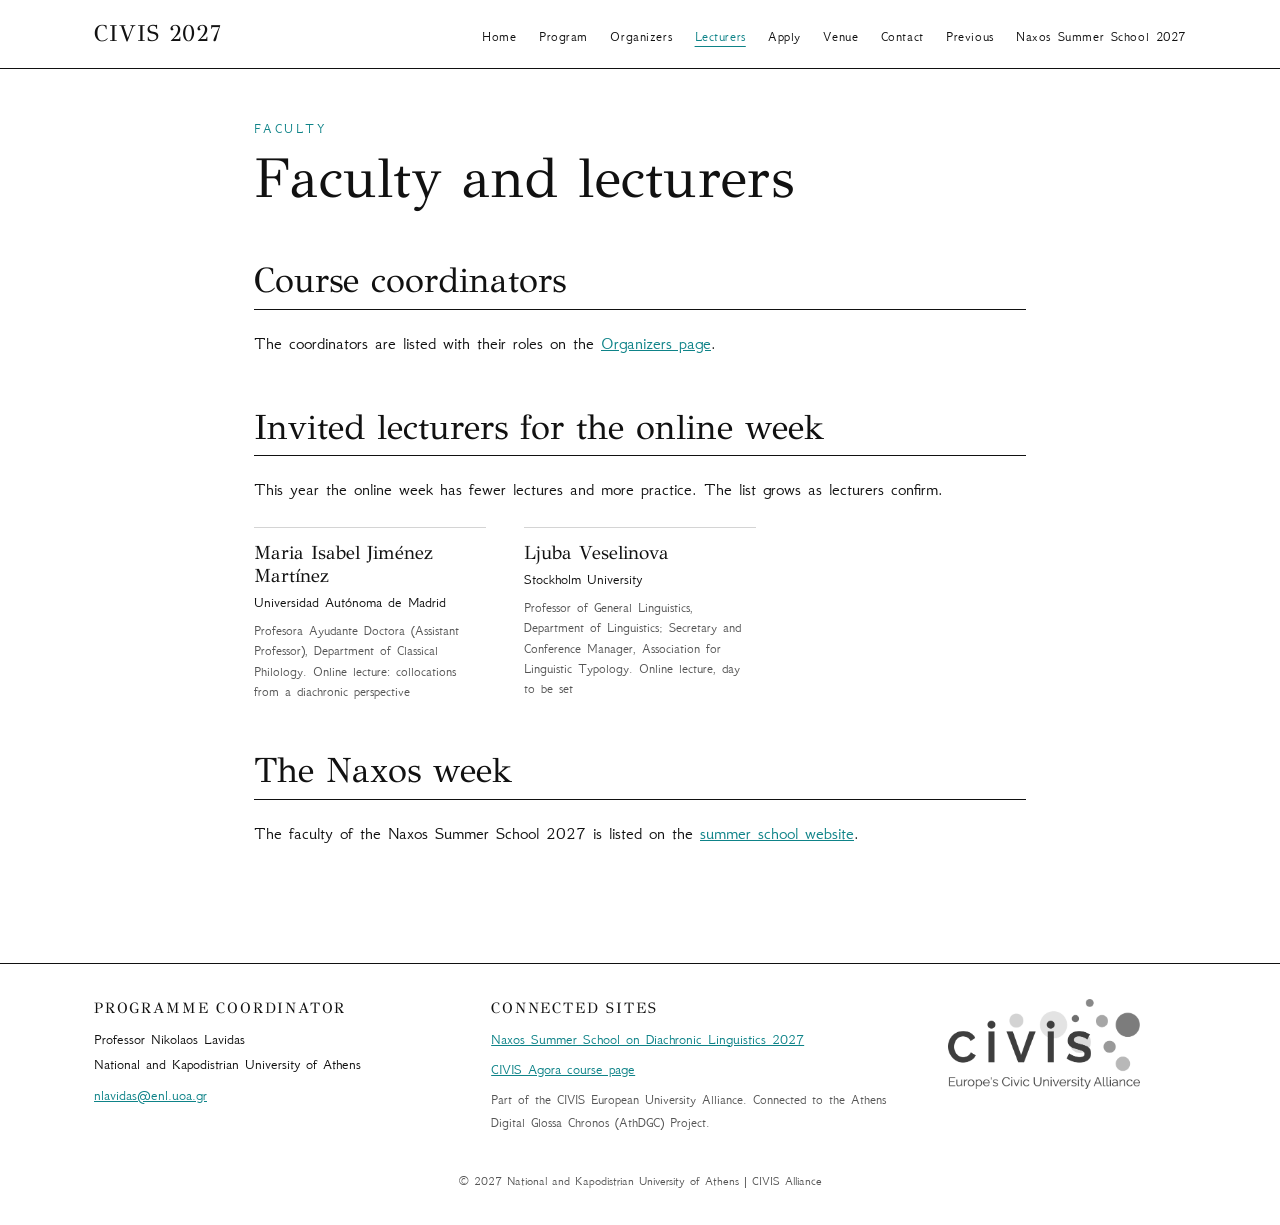
<file: speakers.html>
<!DOCTYPE html>
<html lang="en">
<head>
<meta charset="UTF-8">
<meta name="viewport" content="width=device-width, initial-scale=1.0">
<meta name="author" content="Lavidas">
<meta name="description" content="CIVIS Blended Intensive Programme Diachronic Linguistics in the 21st Century, 2026-2027: online Spring School 5-9 April 2027 and the Naxos Summer School, 4-9 July 2027.">
<title>Lecturers | CIVIS Diachronic Linguistics 2027</title>
<link rel="icon" type="image/png" href="assets/logos/favicon.png">
<link rel="preconnect" href="https://fonts.googleapis.com">
<link rel="preconnect" href="https://fonts.gstatic.com" crossorigin>
<link rel="stylesheet" href="https://fonts.googleapis.com/css2?family=GFS+Didot&family=GFS+Neohellenic:ital,wght@0,400;0,700;1,400&display=swap">
<link rel="stylesheet" href="style.css">
</head>
<body>
<header class="top">
  <div class="bar">
    <a href="index.html" class="mark">CIVIS 2027</a>
    <nav><ul>
        <li><a href="index.html">Home</a></li>
        <li><a href="program.html">Program</a></li>
        <li><a href="organizers.html">Organizers</a></li>
        <li><a href="speakers.html" class="active">Lecturers</a></li>
        <li><a href="registration.html">Apply</a></li>
        <li><a href="venue.html">Venue</a></li>
        <li><a href="contact.html">Contact</a></li>
        <li><a href="previous.html">Previous</a></li>
        <li><a href="https://athdgc.github.io/naxos-summer-school-2027/">Naxos Summer School 2027</a></li>
    </ul></nav>
  </div>
</header>

<section class="plainpage">
<p class="eyebrow">Faculty</p>
<h1>Faculty and lecturers</h1>
<h2>Course coordinators</h2>
<p>The coordinators are listed with their roles on the <a href="organizers.html">Organizers page</a>.</p>
<h2>Invited lecturers for the online week</h2>
<p>This year the online week has fewer lectures and more practice. The list grows as lecturers confirm.</p>
<div class="people"><div class="person"><h3>Maria Isabel Jiménez Martínez</h3><p class="aff">Universidad Autónoma de Madrid</p><p class="role">Profesora Ayudante Doctora (Assistant Professor), Department of Classical Philology. Online lecture: collocations from a diachronic perspective</p></div><div class="person"><h3>Ljuba Veselinova</h3><p class="aff">Stockholm University</p><p class="role">Professor of General Linguistics, Department of Linguistics; Secretary and Conference Manager, Association for Linguistic Typology. Online lecture, day to be set</p></div></div>
<h2>The Naxos week</h2>
<p>The faculty of the Naxos Summer School 2027 is listed on the <a href="https://athdgc.github.io/naxos-summer-school-2027/faculty.html">summer school website</a>.</p>
</section>

<footer>
  <div class="foot">
    <div>
      <h4>Programme coordinator</h4>
      <p>Professor Nikolaos Lavidas<br>National and Kapodistrian University of Athens</p>
      <p><a href="mailto:nlavidas@enl.uoa.gr">nlavidas@enl.uoa.gr</a></p>
    </div>
    <div>
      <h4>Connected sites</h4>
      <p><a href="https://athdgc.github.io/naxos-summer-school-2027/">Naxos Summer School on Diachronic Linguistics 2027</a></p>
      <p><a href="https://civis-agora.widening.eu/offering/46/2269" target="_blank" rel="noopener">CIVIS Agora course page</a></p>
      <p class="small">Part of the CIVIS European University Alliance. Connected to the Athens Digital Glossa Chronos (AthDGC) Project.</p>
    </div>
    <div class="flogos">
      <a href="https://civis.eu" target="_blank" rel="noopener"><img class="bw" src="assets/logos/civis-large---.png" alt="CIVIS European University Alliance logo"></a>
    </div>
  </div>
  <p class="copy">&copy; 2027 National and Kapodistrian University of Athens | CIVIS Alliance</p>
</footer>
</body>
</html>
</file>
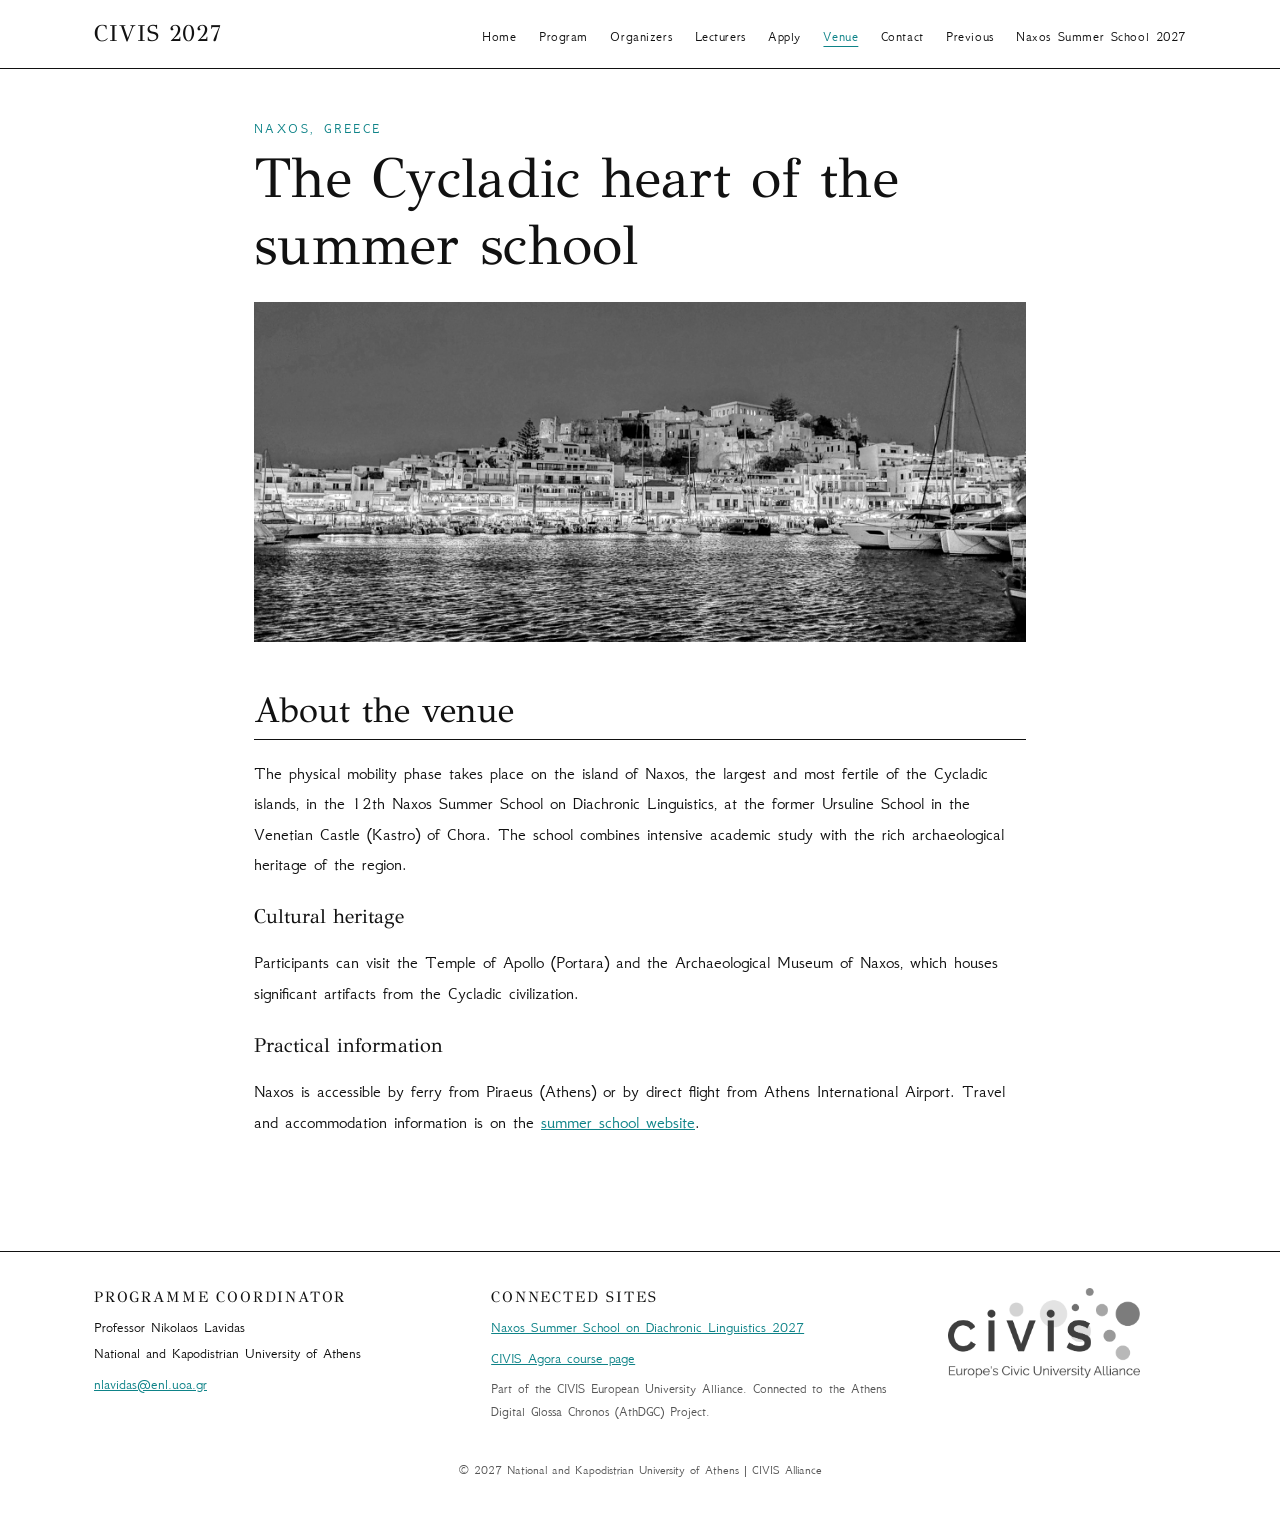
<file: venue.html>
<!DOCTYPE html>
<html lang="en">
<head>
<meta charset="UTF-8">
<meta name="viewport" content="width=device-width, initial-scale=1.0">
<meta name="author" content="Lavidas">
<meta name="description" content="CIVIS Blended Intensive Programme Diachronic Linguistics in the 21st Century, 2026-2027: online Spring School 5-9 April 2027 and the Naxos Summer School, 4-9 July 2027.">
<title>Venue | CIVIS Diachronic Linguistics 2027</title>
<link rel="icon" type="image/png" href="assets/logos/favicon.png">
<link rel="preconnect" href="https://fonts.googleapis.com">
<link rel="preconnect" href="https://fonts.gstatic.com" crossorigin>
<link rel="stylesheet" href="https://fonts.googleapis.com/css2?family=GFS+Didot&family=GFS+Neohellenic:ital,wght@0,400;0,700;1,400&display=swap">
<link rel="stylesheet" href="style.css">
</head>
<body>
<header class="top">
  <div class="bar">
    <a href="index.html" class="mark">CIVIS 2027</a>
    <nav><ul>
        <li><a href="index.html">Home</a></li>
        <li><a href="program.html">Program</a></li>
        <li><a href="organizers.html">Organizers</a></li>
        <li><a href="speakers.html">Lecturers</a></li>
        <li><a href="registration.html">Apply</a></li>
        <li><a href="venue.html" class="active">Venue</a></li>
        <li><a href="contact.html">Contact</a></li>
        <li><a href="previous.html">Previous</a></li>
        <li><a href="https://athdgc.github.io/naxos-summer-school-2027/">Naxos Summer School 2027</a></li>
    </ul></nav>
  </div>
</header>

<section class="plainpage">
<p class="eyebrow">Naxos, Greece</p>
<h1>The Cycladic heart of the summer school</h1>
<img class="bw wide" src="assets/images/evangelos-mpikakis-tMOMA15KVio-unsplash.jpg" alt="The harbor of Naxos Town at night">
<h2>About the venue</h2>
<p>The physical mobility phase takes place on the island of Naxos, the largest and most fertile of the Cycladic islands, in the 12th Naxos Summer School on Diachronic Linguistics, at the former Ursuline School in the Venetian Castle (Kastro) of Chora. The school combines intensive academic study with the rich archaeological heritage of the region.</p>
<h3>Cultural heritage</h3>
<p>Participants can visit the Temple of Apollo (Portara) and the Archaeological Museum of Naxos, which houses significant artifacts from the Cycladic civilization.</p>
<h3>Practical information</h3>
<p>Naxos is accessible by ferry from Piraeus (Athens) or by direct flight from Athens International Airport. Travel and accommodation information is on the <a href="https://athdgc.github.io/naxos-summer-school-2027/">summer school website</a>.</p>
</section>

<footer>
  <div class="foot">
    <div>
      <h4>Programme coordinator</h4>
      <p>Professor Nikolaos Lavidas<br>National and Kapodistrian University of Athens</p>
      <p><a href="mailto:nlavidas@enl.uoa.gr">nlavidas@enl.uoa.gr</a></p>
    </div>
    <div>
      <h4>Connected sites</h4>
      <p><a href="https://athdgc.github.io/naxos-summer-school-2027/">Naxos Summer School on Diachronic Linguistics 2027</a></p>
      <p><a href="https://civis-agora.widening.eu/offering/46/2269" target="_blank" rel="noopener">CIVIS Agora course page</a></p>
      <p class="small">Part of the CIVIS European University Alliance. Connected to the Athens Digital Glossa Chronos (AthDGC) Project.</p>
    </div>
    <div class="flogos">
      <a href="https://civis.eu" target="_blank" rel="noopener"><img class="bw" src="assets/logos/civis-large---.png" alt="CIVIS European University Alliance logo"></a>
    </div>
  </div>
  <p class="copy">&copy; 2027 National and Kapodistrian University of Athens | CIVIS Alliance</p>
</footer>
</body>
</html>
</file>
<file: style.css>
/* Naxos Summer School 2027 */
:root{--ink:#111;--soft:#555;--rule:#d4d4d4;--accent:#0E8388}
*{box-sizing:border-box}
html{-webkit-text-size-adjust:100%}
body{margin:0;background:#fff;color:var(--ink);font-family:"GFS Neohellenic","Gentium Plus",Georgia,serif;font-size:18px;line-height:1.7}
h1,h2,h3,h4{font-family:"GFS Didot","Gentium Plus",Georgia,serif;font-weight:400;color:var(--ink);line-height:1.2}
h1{font-size:clamp(2.2rem,4.6vw,3.5rem);margin:.3rem 0 1rem;letter-spacing:.005em}
h2{font-size:clamp(1.6rem,3vw,2.2rem);margin:3rem 0 1rem;padding-bottom:.4rem;border-bottom:1px solid var(--ink)}
h3{font-size:1.25rem;margin:1.6rem 0 .3rem}
h4{font-size:.95rem;letter-spacing:.12em;text-transform:uppercase;margin:0 0 .6rem}
a{color:var(--accent)}
img{max-width:100%}
.bw{filter:grayscale(1) contrast(1.06)}
.top{position:sticky;top:0;z-index:20;background:#fff;border-bottom:1px solid var(--ink)}
.bar{max-width:1140px;margin:0 auto;padding:.9rem 1.5rem;display:flex;flex-wrap:wrap;align-items:baseline;justify-content:space-between;gap:.4rem 2rem}
.mark{font-family:"GFS Didot",Georgia,serif;font-size:1.45rem;color:var(--ink);text-decoration:none;letter-spacing:.04em}
nav ul{list-style:none;margin:0;padding:0;display:flex;flex-wrap:wrap;gap:.2rem 1.4rem}
nav a{color:var(--ink);text-decoration:none;font-size:.9rem;letter-spacing:.04em}
nav a:hover,nav a.active{color:var(--accent);text-decoration:underline;text-underline-offset:5px}
.herophoto img{width:100%;height:min(62vh,560px);object-fit:cover;object-position:center 40%;display:block}
.intro{max-width:1140px;margin:0 auto;padding:3rem 1.5rem 2rem}
.intro-grid{display:grid;grid-template-columns:1fr 1.15fr;gap:3rem;align-items:center}
.intro-logo img{width:100%;height:auto;filter:grayscale(1) contrast(1.35) brightness(1.07);mix-blend-mode:multiply}
.eyebrow{font-size:.85rem;letter-spacing:.18em;text-transform:uppercase;color:var(--accent);margin:0}
.lead{font-size:1.2rem;color:var(--ink)}
.btn{display:inline-block;background:var(--ink);color:#fff;text-decoration:none;padding:.85rem 2.1rem;letter-spacing:.08em;font-size:.95rem;margin-right:1.2rem}
.btn:hover{background:var(--accent)}
.textlink{color:var(--ink);text-underline-offset:5px}
.stats{max-width:1140px;margin:1rem auto 0;padding:0 1.5rem;display:grid;grid-template-columns:repeat(4,1fr);border-top:1px solid var(--ink);border-bottom:1px solid var(--ink)}
.stats div{padding:1.6rem .5rem;text-align:center;border-left:1px solid var(--rule)}
.stats div:first-child{border-left:0}
.stats span{display:block;font-family:"GFS Didot",Georgia,serif;font-size:3rem;line-height:1}
.stats p{margin:.4rem 0 0;font-size:.9rem;letter-spacing:.06em;color:var(--soft)}
.band{max-width:1140px;margin:0 auto;padding:1rem 1.5rem 1.5rem}
.band h2{margin-top:3.2rem}
.sub{color:var(--soft);margin-top:-.4rem}
.three{display:grid;grid-template-columns:repeat(3,1fr);gap:2.4rem}
.three h3{margin-top:.6rem}
.insts{display:grid;grid-template-columns:repeat(4,1fr);gap:2rem;margin:1.4rem 0}
.inst img{height:72px;width:auto;max-width:100%;object-fit:contain;display:block;margin-bottom:.8rem}
.inst h3{font-size:1.05rem;margin:.2rem 0}
.inst p{font-size:.9rem;color:var(--soft);margin:.2rem 0}
.people{display:grid;grid-template-columns:repeat(3,1fr);gap:1.6rem 2.4rem;margin:1.4rem 0}
.person{border-top:1px solid var(--rule);padding-top:.8rem}
.person h3{margin:0 0 .2rem;font-size:1.2rem}
.aff{margin:0;font-size:.95rem}
.role{margin:.3rem 0 0;font-size:.85rem;color:var(--soft);line-height:1.5}
.split{display:grid;grid-template-columns:1fr 1fr;gap:3rem;align-items:center}
.split img{width:100%;height:380px;object-fit:cover;display:block}
.plain{padding-left:1.1rem}
.plain li{margin:.3rem 0}
.fees{border-collapse:collapse;width:100%;margin:1rem 0;font-size:1rem}
.fees th{text-align:left;font-weight:400;font-family:"GFS Didot",Georgia,serif;border-bottom:1px solid var(--ink);padding:.5rem .8rem .5rem 0}
.fees td{border-bottom:1px solid var(--rule);padding:.7rem .8rem .7rem 0;vertical-align:top}
.ects-note{text-align:center;font-size:.8rem;color:var(--soft);font-style:italic;margin:2.5rem 1rem}
.plainpage{max-width:820px;margin:0 auto;padding:3rem 1.5rem 3rem}
.plainpage .insts{grid-template-columns:repeat(2,1fr)}
.two{display:grid;grid-template-columns:repeat(2,1fr);gap:0 2.4rem}
.wide{width:100%;height:340px;object-fit:cover;display:block;margin:1.4rem 0}
.course{border-top:1px solid var(--rule);padding:1rem 0}
.small{font-size:.85rem;color:var(--soft)}
footer{border-top:1px solid var(--ink);margin-top:3rem}
.foot{max-width:1140px;margin:0 auto;padding:2.2rem 1.5rem 1rem;display:grid;grid-template-columns:1.2fr 1.4fr .8fr;gap:2.5rem;font-size:.95rem}
.foot p{margin:.3rem 0}
.flogos img{height:90px;width:auto}
.copy{text-align:center;font-size:.8rem;color:var(--soft);margin:0;padding:1rem 1rem 2rem}
@media (max-width:860px){.intro-grid,.split,.three,.two,.foot{grid-template-columns:1fr}.insts,.people{grid-template-columns:repeat(2,1fr)}.stats{grid-template-columns:repeat(2,1fr)}.stats div:nth-child(3){border-left:0}.split img{height:260px}}
@media (max-width:520px){body{font-size:17px}.insts,.people,.plainpage .insts{grid-template-columns:1fr}}

.phasebox{padding:.2rem 0 .2rem 2rem;border-left:1px solid var(--ink)}
.phasebox h3{margin:.2rem 0 .1rem}
.phasebox p{margin:.1rem 0 1.2rem}
</file>
